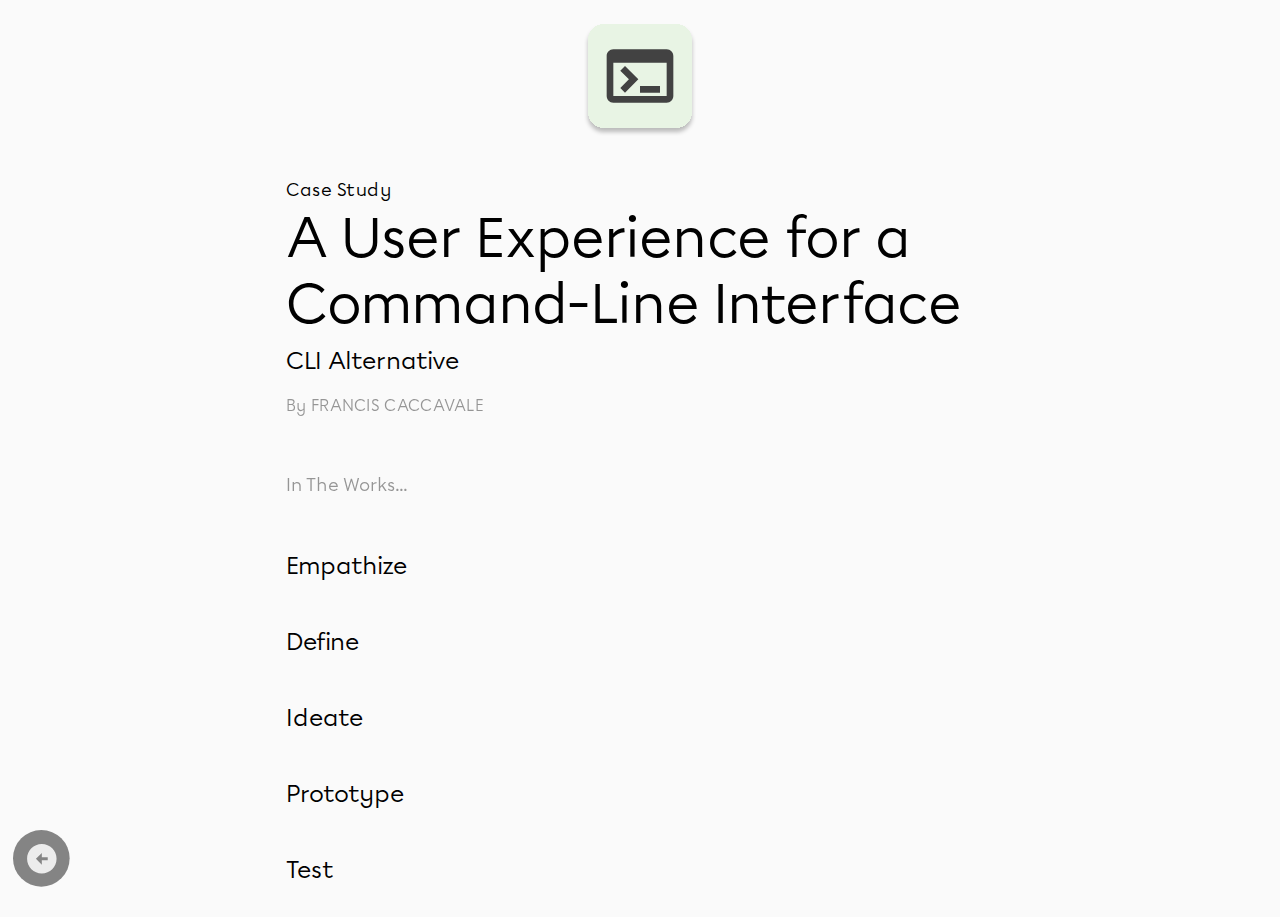
<file: cli-study.html>
<!DOCTYPE html>
<html lang="en">
    <head>
        <meta charset="utf-8">
        <meta name="viewport" content="width=device-width, initial-scale=1.0">

        <link rel="stylesheet" href="CaseStudy.css" media="screen">

        <style>
            <!-- @font-face {
                font-family: "Chromatica";
                src: url("typeface/ChromaticaTrial-Regular.otf");
            }

            body {
                background-color: #FAFAFA;
                font-family: 'Chromatica';
                line-height: 1;
            }

            img {
                max-width: 100%;
            }
        
            ::selection {
                background: #CDEBC2;
            }

            h1, h2, h5 {
                color: #000000;
                text-align: start;
                font-weight: 500;
                width: 56%
            }

            li {
                color: #000000;
                text-align: left;
                font-weight: 400;
                font-size: 18px;
                line-height: 30px;
                margin: 0px 0px 16px;
                letter-spacing: 0.1px;
                width: 52%;
                opacity: 0.4;
            }

            hr {
                width: 56%;
            }

            .project-thumbnails {
                align-items: center;
                display: flex;
                gap: 1%;
                justify-content: center;
                padding: 48px 0px 24px;
            }

            #mobile {
                display: none !important;
            }

            #subtext {
                color: #000000;
                display: inline-block;
                font-size: 18px;
                font-weight: 400;
                letter-spacing: 0.1px;
                line-height: 30px;
                text-align: start;
                width: 56%;
                opacity: 0.4;
            }

            @media screen and (max-width: 800px) {
                #desktop {
                    display: none !important;
                }

                #mobile {
                    display: block !important;
                }

                #subtext {
                    width: 96%;
                }

                h1, h2, h5 {
                    width: 96%;
                }

                li, ol, hr, ul {
                    width: 91%;
                }
            } -->
        </style>
    </head>

    <body>
        <a id="mobile" href="ux-portfolio.html" style="display:block; -webkit-tap-highlight-color: transparent;">
            <br><center><img src="images/cli-thumbnail.svg"/><br>
        </a>

        <a id="desktop" style="display:block; -webkit-tap-highlight-color: transparent;">
            <br><center><img src="images/cli-thumbnail.svg"/><br>
        </a>

        <img id="desktop" src="images/home-redirect.svg" style="display:flex; position:fixed; bottom:1.5%; left:1%;"/>

        <!-- <br><center><img src="images/attempt.svg"/><br> -->

        <div id="header">
            <h5 style="font-size:18px; line-height:30px; letter-spacing:0.5px; padding:0px; margin:0px; margin-top:2em;">Case Study</h5><h1 style="font-size: 56px; letter-spacing:-0.3px; line-height:66px; padding:0px; margin:0px;">A User Experience for a Command-Line Interface</h1><h2 style="font-size: 24px; font-weight:400; margin:12px 0px 23px;">CLI Alternative</h2>
            <p id="subtext" style="font-size:16px; font-weight:500; line-height:20px; letter-spacing:0.3px; margin: 0px; padding:0px;">By FRANCIS CACCAVALE</p>
            <p id="subtext" style="margin-top:3em">In The Works...</p>
        </div>

        <a style="margin-top:3em">
        </a>

        <h2 style="font-weight:400; font-size:24px; line-height:36px; padding: 10px 0 10px;">Empathize</h2>

        <h2 style="font-weight:400; font-size:24px; line-height:36px; padding: 10px 0 10px;">Define</h2>

        <h2 style="font-weight:400; font-size:24px; line-height:36px; padding: 10px 0 10px;">Ideate</h2>

        <h2 style="font-weight:400; font-size:24px; line-height:36px; padding: 10px 0 10px;">Prototype</h2>

        <h2 style="font-weight:400; font-size:24px; line-height:36px; padding: 10px 0 10px;">Test</h2>
    </body>

    <footer id="mobile" style="display:block; -webkit-tap-highlight-color:transparent;">
        <div class="project-thumbnails">
            <a href="portfolio-study.html">
                <img src="images/portfolio-thumbnail.svg"/>
            </a>
            
            <a href="blurate-study.html">
                <img src="images/blurate-thumbnail.svg"/>
            </a>    
    
            <a href="ucf-study.html">
                <img src="images/ucf-thumbnail.svg"/>
            </a>
        </div>
    </footer>
</html>
</file>
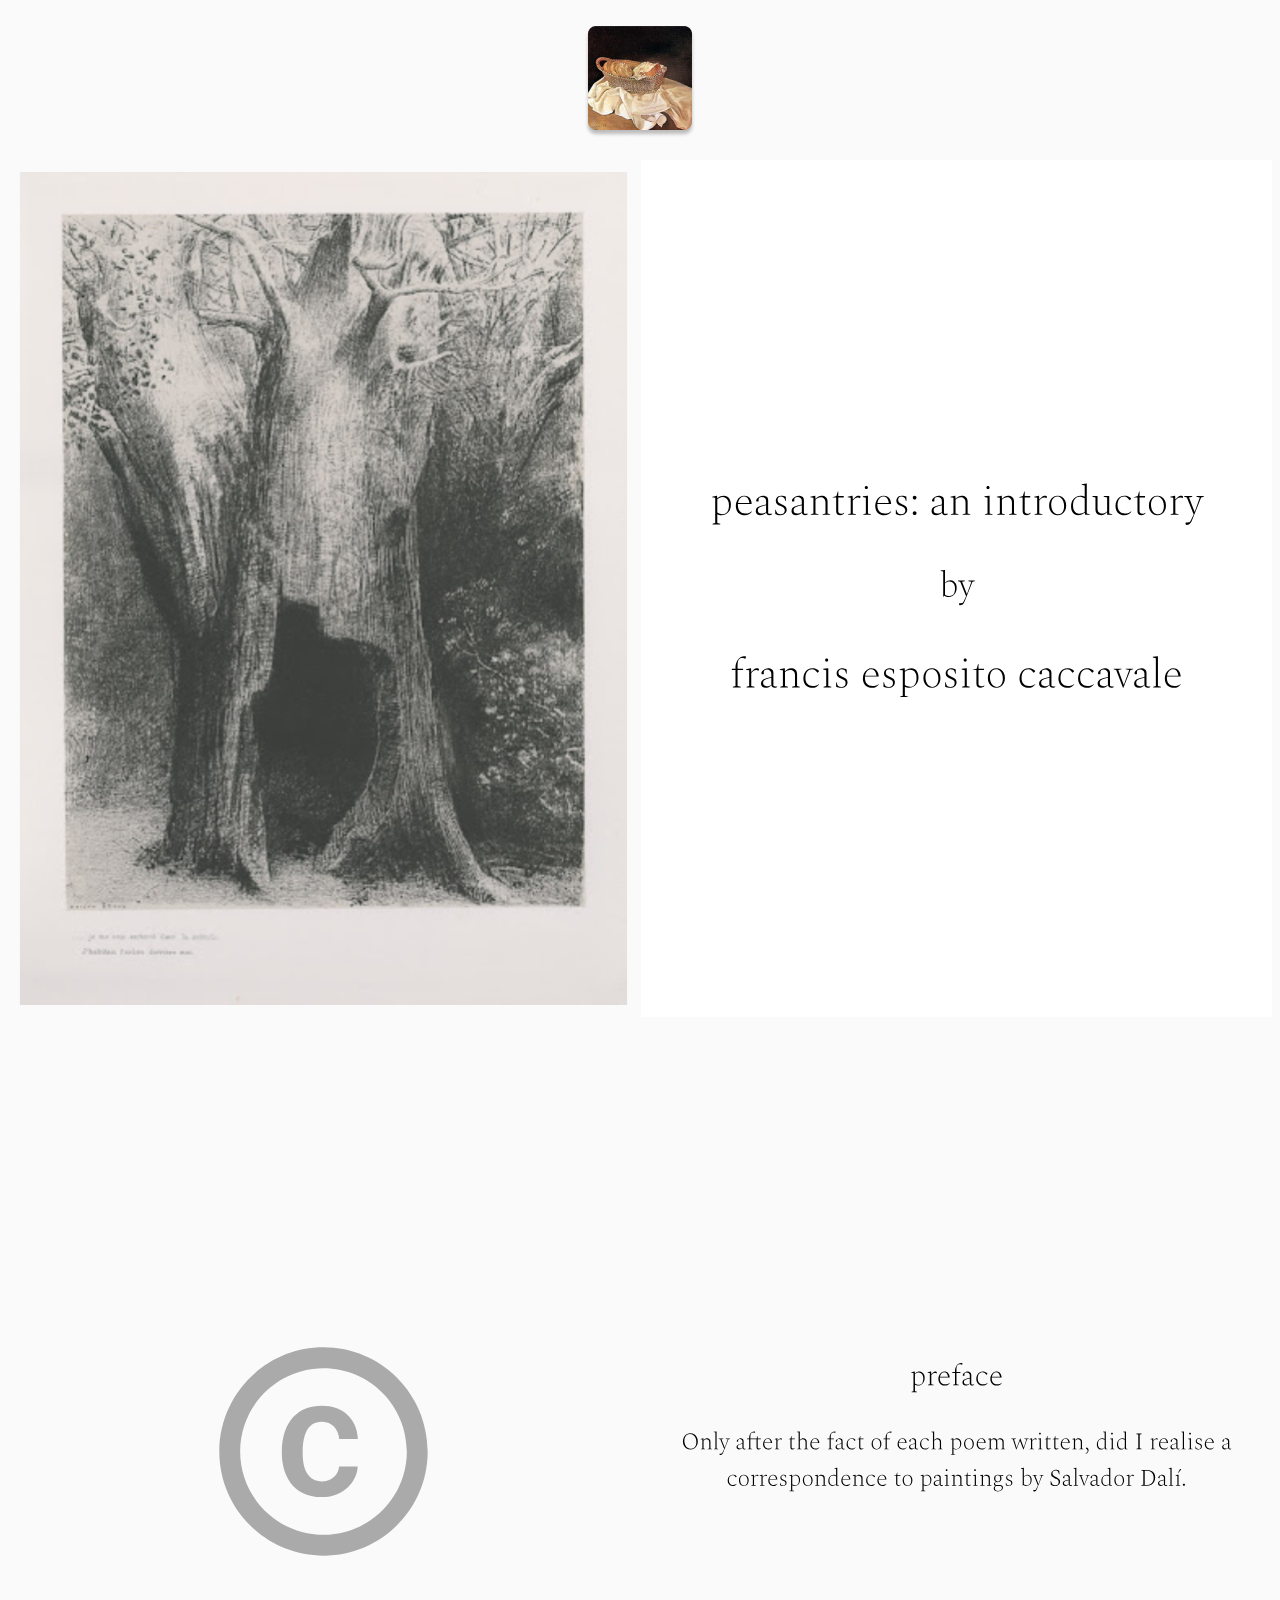
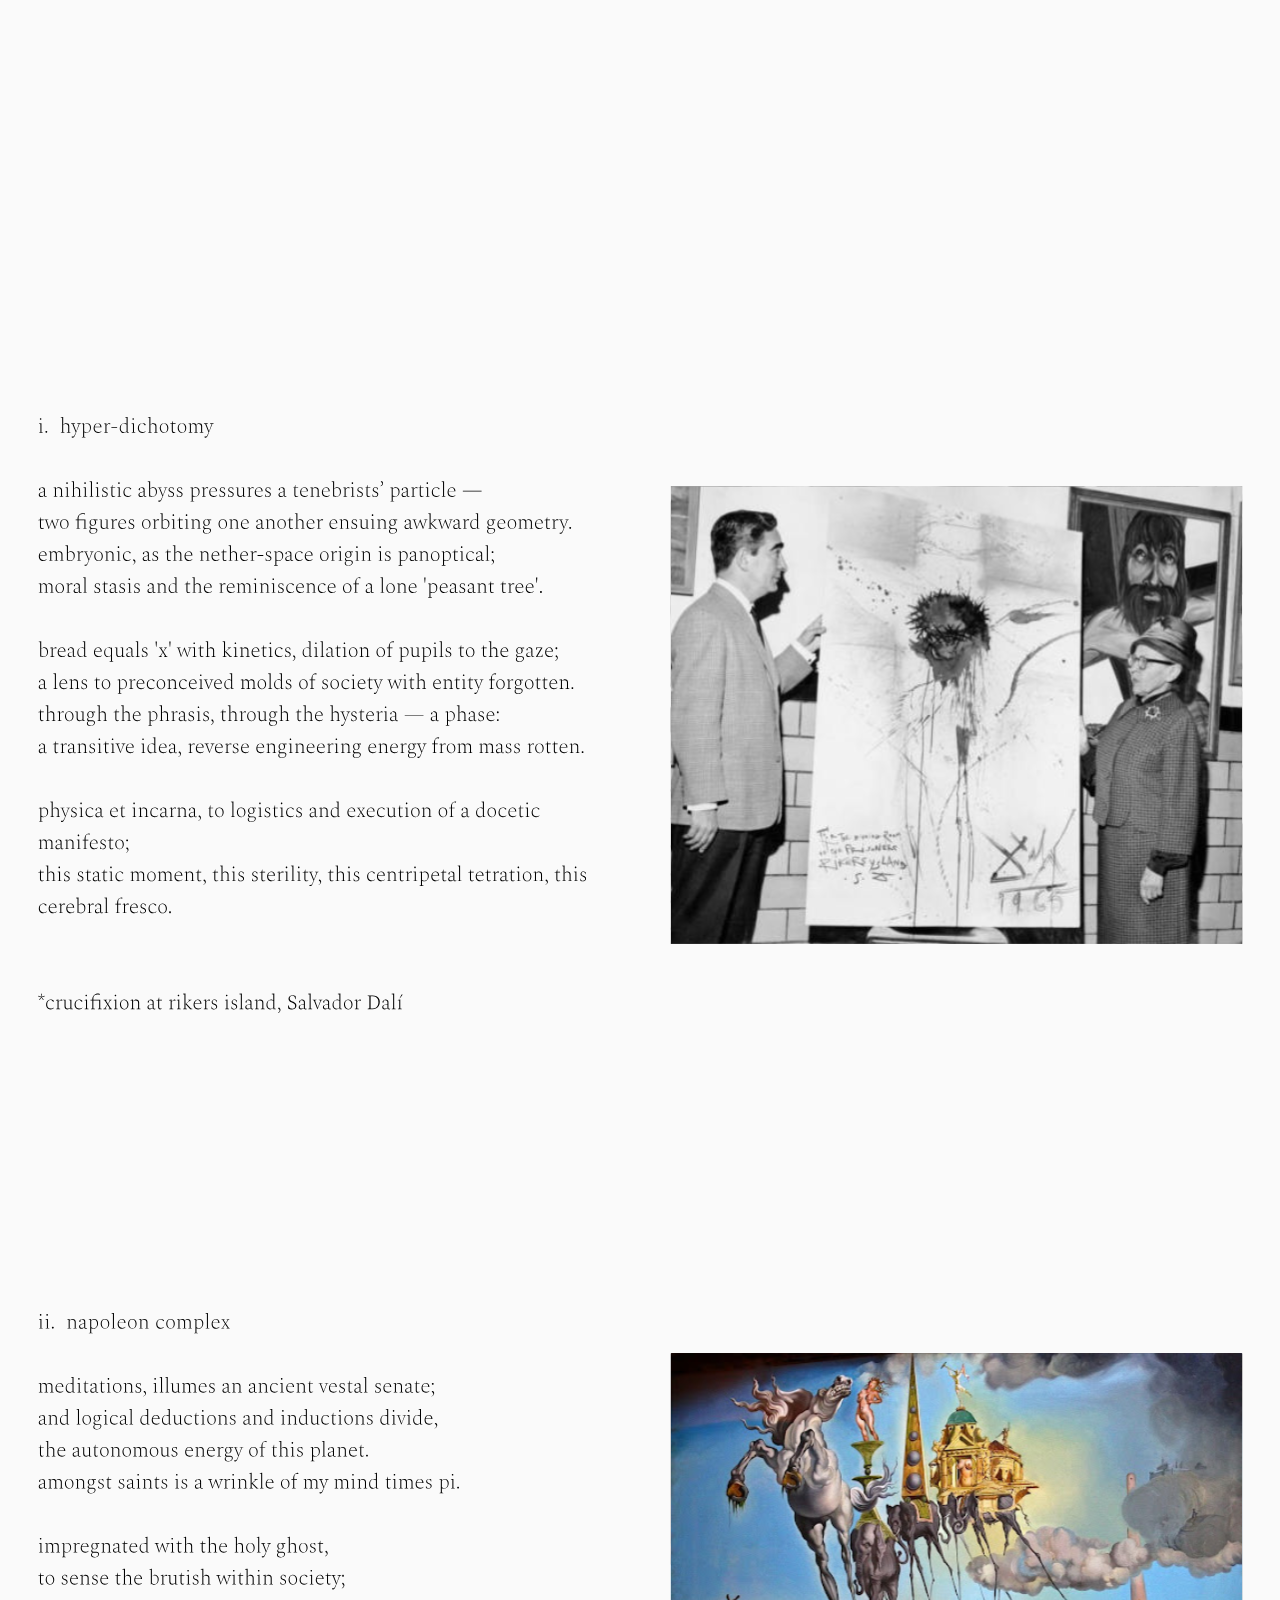
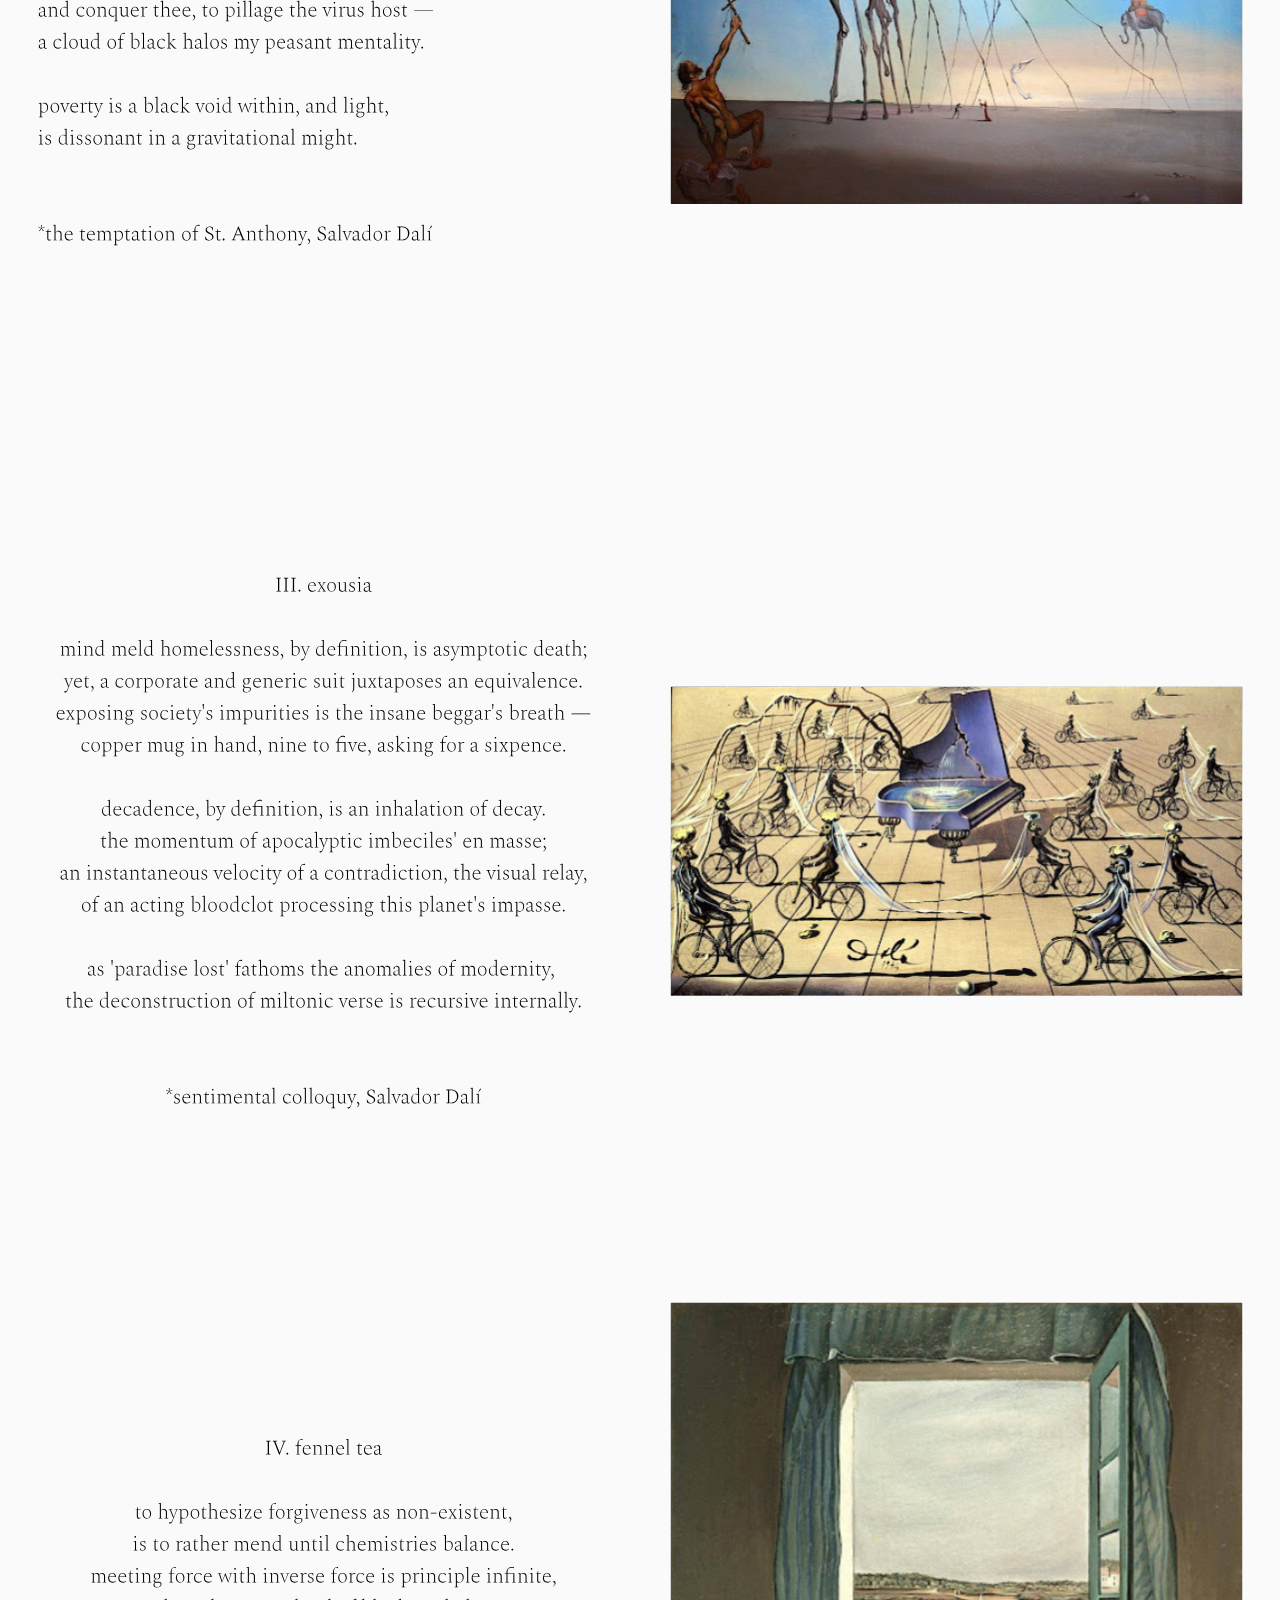
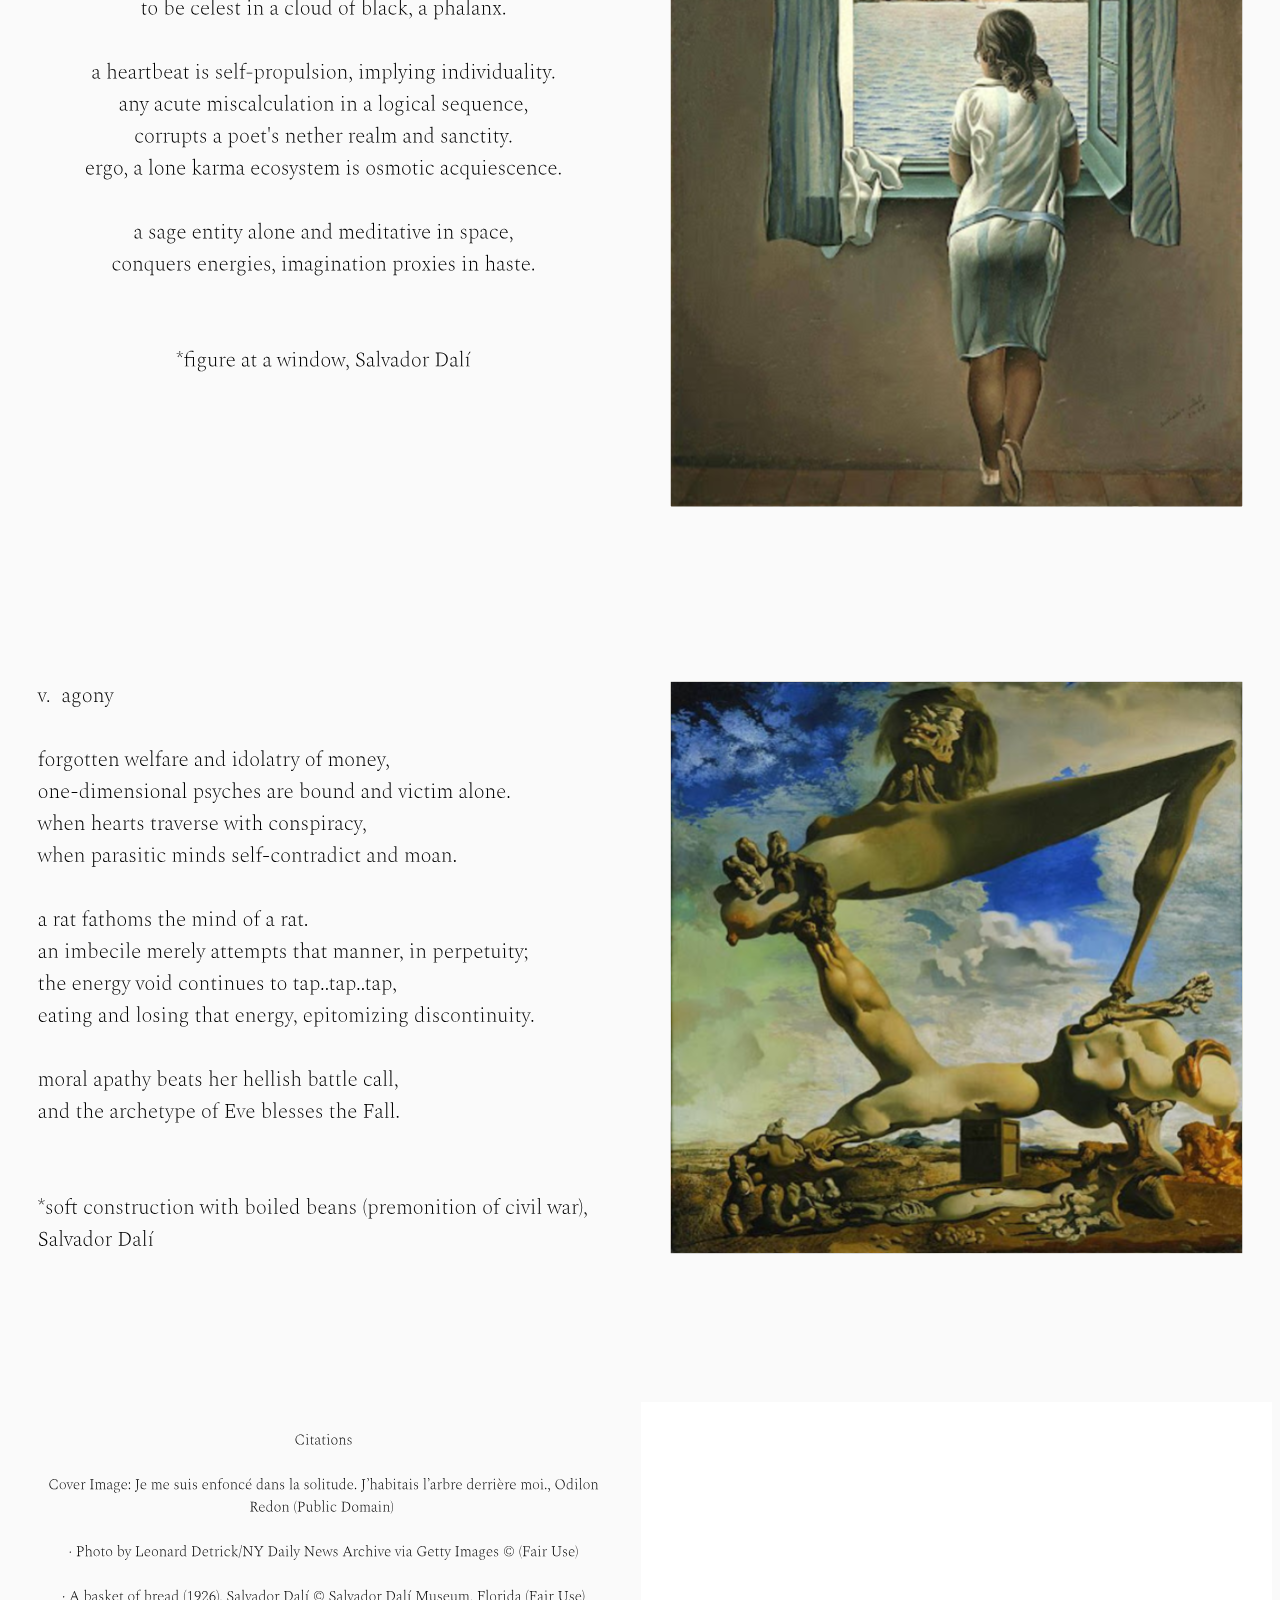
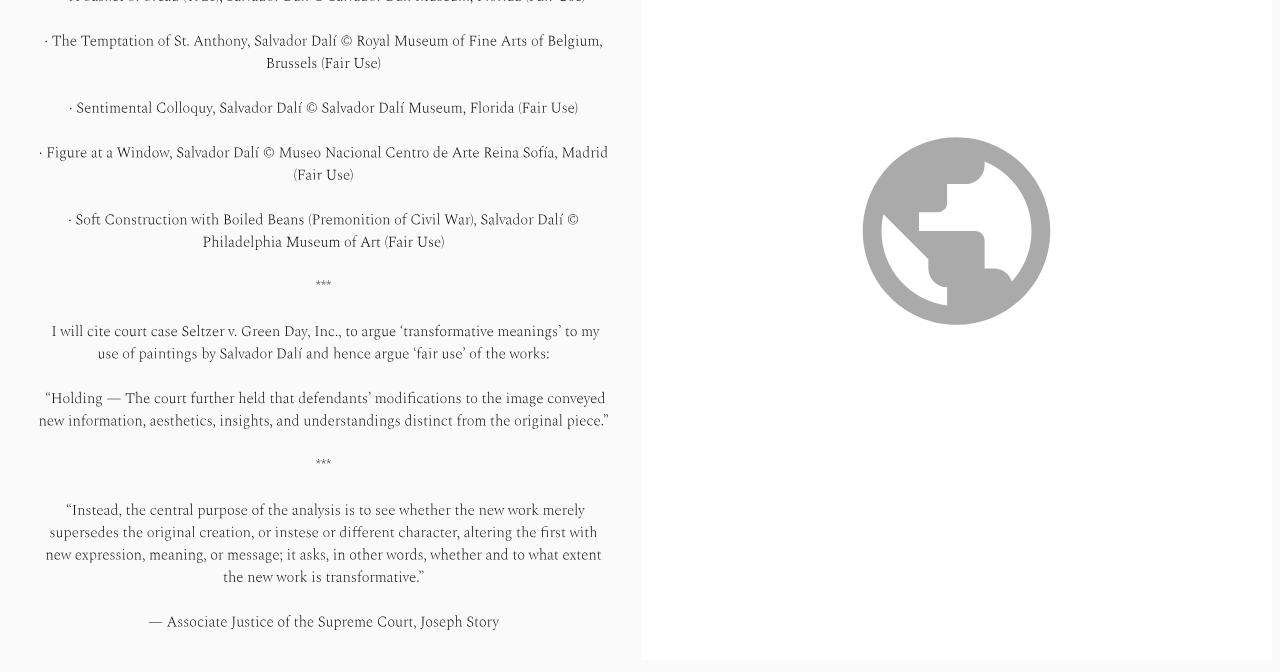
<file: grid.html>
<!DOCTYPE html>
<html lang="en">

    <head>
        <meta charset="utf-8">

        <meta name="viewport" content="width=device-width, initial-scale=1.0">

        <!-- link responsive layout -->
        <link rel="stylesheet" href="responsive.css" media="screen">

        <style>
            body {
                background-color: #fafafa;
            }

            hr {
                width: 56%;
            }

            img {
                max-width: 100%;
            }

            div.two-page-view {
                display: grid;
                grid-template-columns: 1fr 1fr;
                grid-template-rows: auto;
                justify-content: space-evenly;
                column-gap: 2px;
                row-gap: 2px;
                width: 100%;
                margin-left: auto;
                margin-right: auto;
            }

            @media screen and (max-width: 800px) {
                div.two-page-view {
                display: grid;
                grid-template-columns: 1fr;
                grid-template-rows: auto;
                justify-content: space-evenly;
                column-gap: 2px;
                row-gap: 2px;
                width: 100%;
                margin-left: auto;
                margin-right: auto;
            }                
        </style>
    </head>

    <body>
        <a id="bread-thumbnail" style="display:block" href="https://frncscccvl.com">
            <br><center><img src="images/bread-thumbnail.png"/><br>
        </a>

        <br><div class="two-page-view">
            <a>
                <img src="images/cover.svg"/>
            </a>

            <a>
                <img src="images/front.svg"/>
            </a>

            <a>
                <img src="images/copyright.svg"/>
            </a>

            <a>
                <img src="images/preface.svg"/>
            </a>

            <a>
                <img src="images/i.svg"/>
            </a>

            <a>
                <img src="images/ia.svg"/>
            </a>

            <a>
                <img src="images/ii.svg"/>
            </a>

            <a>
                <img src="images/iia.svg"/>
            </a>

            <a>
                <img src="images/iii.svg"/>
            </a>

            <a>
                <img src="images/iiia.svg"/>
            </a>

            <a>
                <img src="images/iv.svg"/>
            </a>

            <a>
                <img src="images/iva.svg"/>
            </a>

            <a>
                <img src="images/v.svg"/>
            </a>
        
            <a>
                <img src="images/va.svg"/>
            </a>

            <a>
                <img src="images/citations.svg"/>
            </a>

            <a>
                <img src="images/finale.svg"/>
            </a>
        </div>
    </body>
</html>
</file>
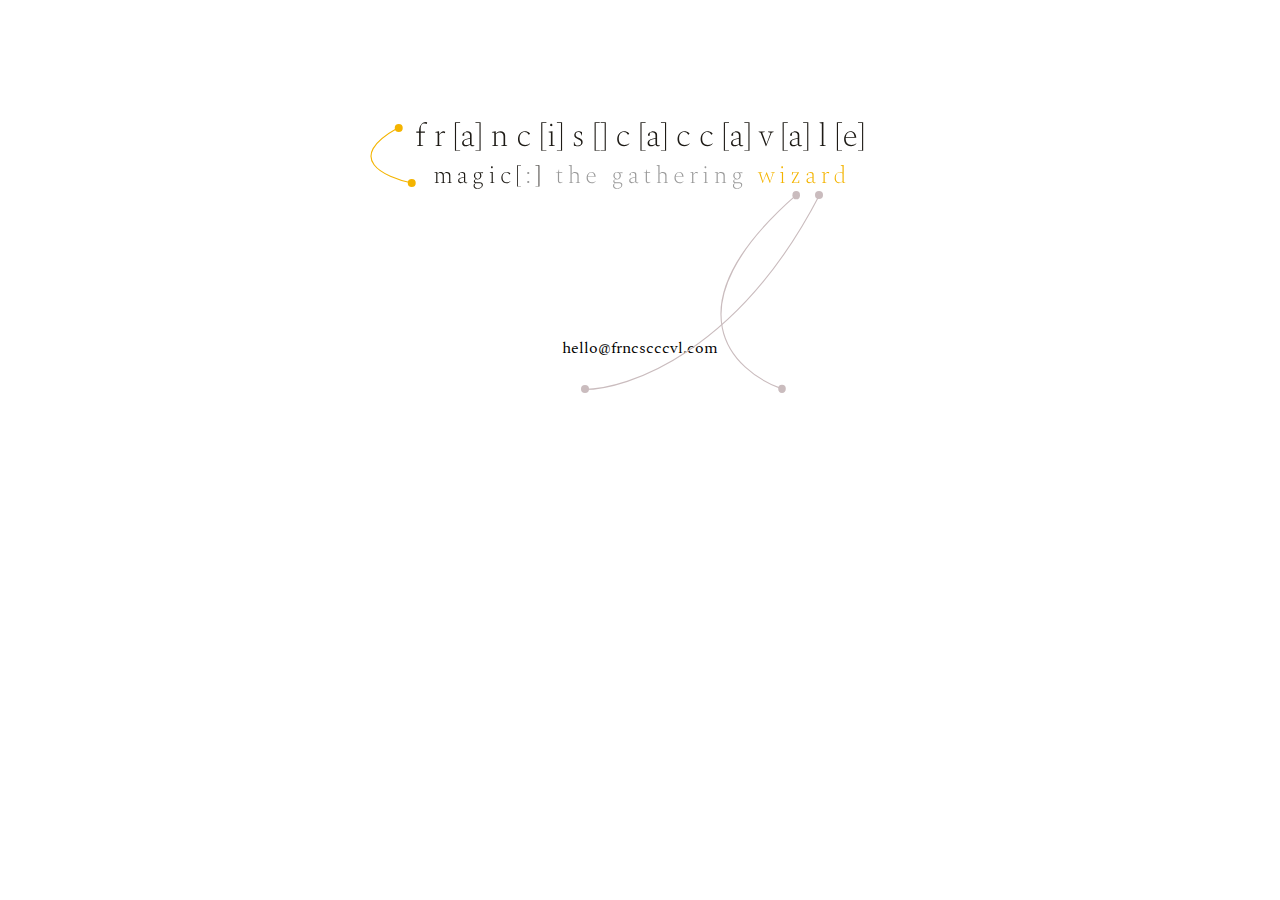
<file: mtg-portfolio.html>
<!DOCTYPE html>
<html lang="en">
    <head>
        <meta charset="utf-8">

        <meta name="viewport" content="width=device-width, initial-scale=1.0">
        
        <!-- link responsive layout -->
        <link rel="stylesheet" href="responsive.css" media="screen">
        <!-- link 'Spectral' font courtesy of Google -->
        <link href='https://fonts.googleapis.com/css?family=Spectral' rel='stylesheet'>    
        
        <style>
            body {
                background-color: #ffffff;
                font-family: 'Spectral';
            }

            img {
                max-width: 100%;
            }
            
             div.project-cards-mobile {
                display: grid;
                grid-template-columns: 156px 156px;
                grid-template-rows: 156px 156px;
                gap: 8px;
                justify-content: space-evenly;
                margin-left: auto;
                margin-right: auto;
                width: 312px;
                margin-top: 6.5em;
            }

            div.mtg-project-card {
                width: 50%;
                height: 50%;
            }

            .footer-icons {
                align-items: center;
                display: flex;
                gap: 32px;
                justify-content: center;
            }
        </style>
    </head>

    <body>
        <!-- mobile element -->
        <a id="mobile" style="display:block; position:relative; top:6.5em;">
            <center><img src="images/mtg-wiz.svg"/>
        </a>

        <!-- project cards (mobile) -->
        <div id="mobile" class="project-cards-mobile">
            <a class="mtg-project-card">
                <img src="images/automata-card.svg"/>
            </a>

            <a class="mtg-project-card">
                <img src="images/enchantress++-card.svg"/>
            </a>

            <a class="mtg-project-card">
                <img src="images/enchantress---card.svg"/>
            </a>

            <a class="mtg-project-card">
                <img src="images/weirdo-card.svg"/>
            </a>
        </div>
    </body>

    <!-- mobile element (footer) -->
    <footer id="mobile">
        <br><p><center><a href="mailto:hello@frncscccvl.com" style="color:black; text-decoration:none;">hello@frncscccvl.com</a></p>

        <!-- <p><center>&copy; 2022 FRANCIS CACCAVALE</p> -->
    </footer>
</html>
</file>
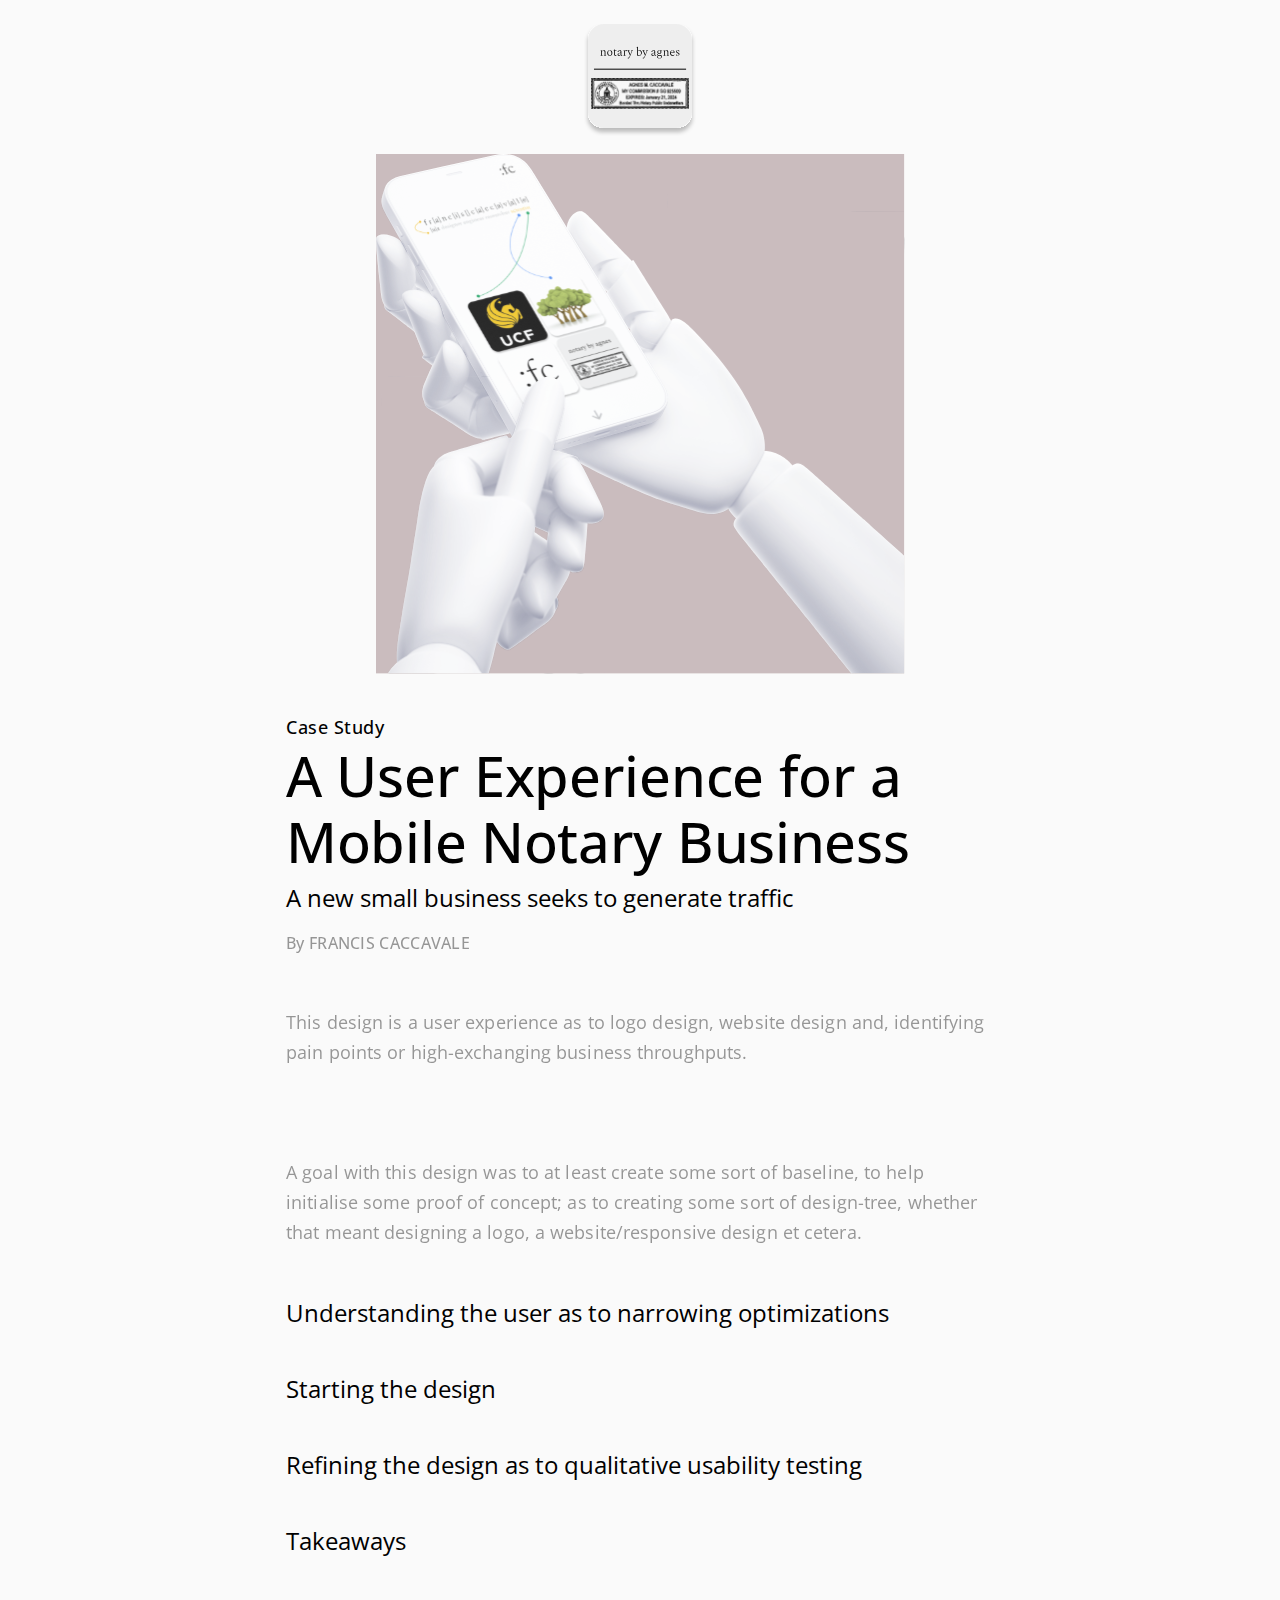
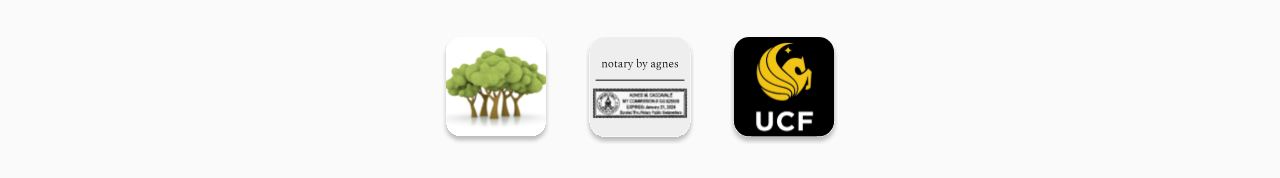
<file: notarybyagnes-study.html>
<!DOCTYPE html>
<html lang="en">
    <head>
        <meta charset="utf-8">
        <meta name="viewport" content="width=device-width, initial-scale=1.0">

        <link href='https://fonts.googleapis.com/css2?family=Open+Sans' rel='stylesheet'>

        <style>
            body {
                background-color: #FAFAFA;
                font-family: 'Open Sans';
                line-height: 1;
            }

            img {
                max-width: 96%;
            }

            h1, h2, h5 {
                color: #000000;
                text-align: start;
                font-weight: 500;
                width: 56%
            }

            li {
                color: #000000;
                text-align: left;
                font-weight: 400;
                font-size: 18px;
                line-height: 30px;
                margin: 0px 0px 16px;
                letter-spacing: 0.1px;
                width: 52%;
                opacity: 0.4;
            }

            hr, ol {
                width: 56%;
            }

            .project-thumbnails {
                align-items: center;
                display: flex;
                gap: 32px;
                justify-content: center;
                padding: 48px 0px 24px;
            }

            #subtext {
                color: #000000;
                display: inline-block;
                font-size: 18px;
                font-weight: 400;
                letter-spacing: 0.1px;
                line-height: 30px;
                text-align: start;
                width: 56%;
                opacity: 0.4;
            }
        </style>
    </head>

    <body>
        <a id="icon+hero-images">
            <br><center><img src="images/notarybyagnes-thumbnail.svg"/><br>
            <br><center><img src="images/attempt.svg"/><br>
        </a>

        <div id="header">
            <h5 style="font-size:18px; line-height:30px; letter-spacing:0.5px; padding:0px; margin:0px; margin-top:2em;">Case Study</h5><h1 style="font-size: 56px; letter-spacing:-0.3px; line-height:66px; padding:0px; margin:0px;">A User Experience for a Mobile Notary Business</h1><h2 style="font-size: 24px; font-weight:400; margin:12px 0px 23px;">A new small business seeks to generate traffic</h2>
            <p id="subtext" style="font-size:16px; font-weight:500; line-height:20px; letter-spacing:0.3px; margin: 0px; padding:0px;">By FRANCIS CACCAVALE</p>
            <p id="subtext" style="margin-top:3em">This design is a user experience as to logo design, website design and, identifying pain points or high-exchanging business throughputs.</p>
        </div>

        <a id="subtext" style="margin-top:3em">
            <p>A goal with this design was to at least create some sort of baseline, to help initialise some proof of concept;  as to creating some sort of design-tree, whether that meant designing a logo, a website/responsive design et cetera.</p>
        </a>

        <h2 style="font-weight:400; font-size:24px; line-height:36px; padding: 10px 0 10px;">Understanding the user as to narrowing optimizations</h2>

        <h2 style="font-weight:400; font-size:24px; line-height:36px; padding: 10px 0 10px;">Starting the design</h2>

        <h2 style="font-weight:400; font-size:24px; line-height:36px; padding: 10px 0 10px;">Refining the design as to qualitative usability testing</h2>

        <h2 style="font-weight:400; font-size:24px; line-height:36px; padding: 10px 0 10px;">Takeaways</h2>
    </body>

    <footer>
        <div class="project-thumbnails">
            <a>
                <img src="images/blurate-thumbnail.svg"/>
            </a>
            
            <a>
                <img src="images/notarybyagnes-thumbnail.svg"/>
            </a>    
    
            <a>
                <img src="images/ucf-thumbnail.svg"/>
            </a>
        </div>
    </footer>
</html>
</file>
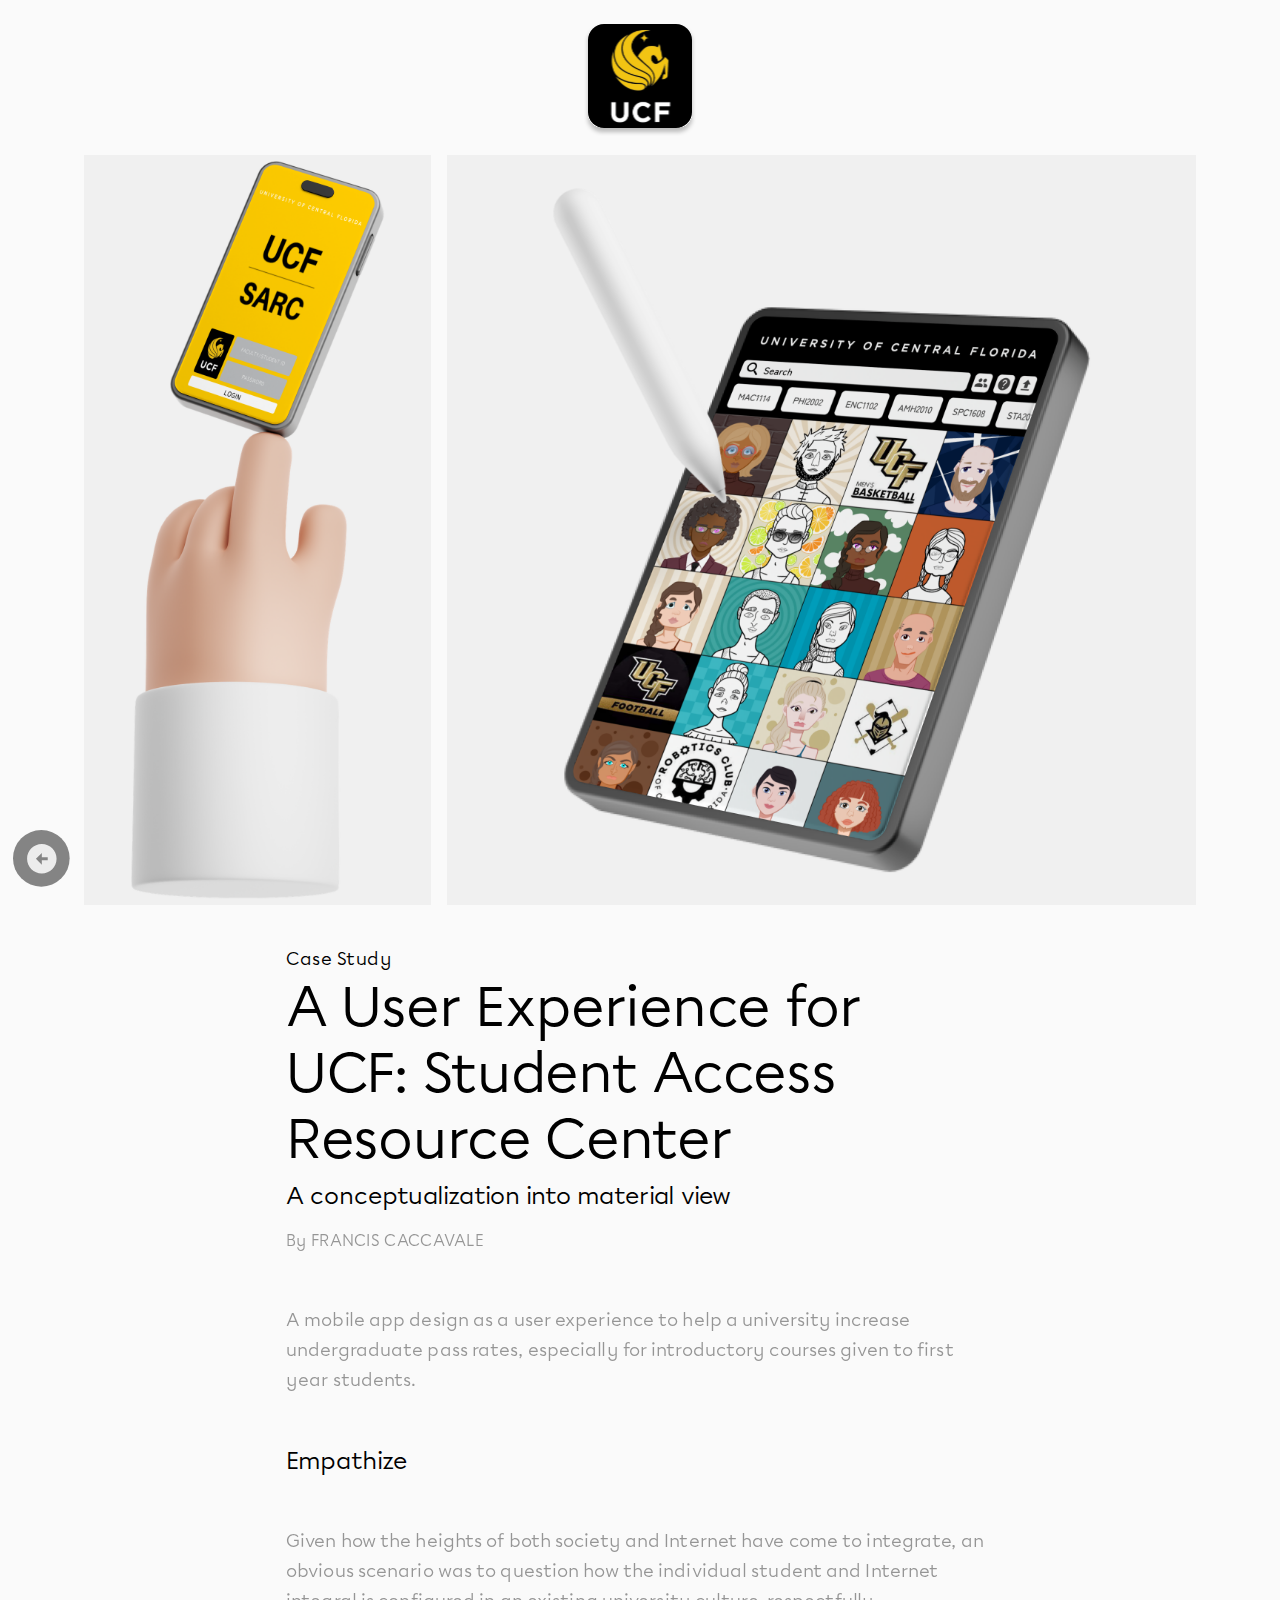
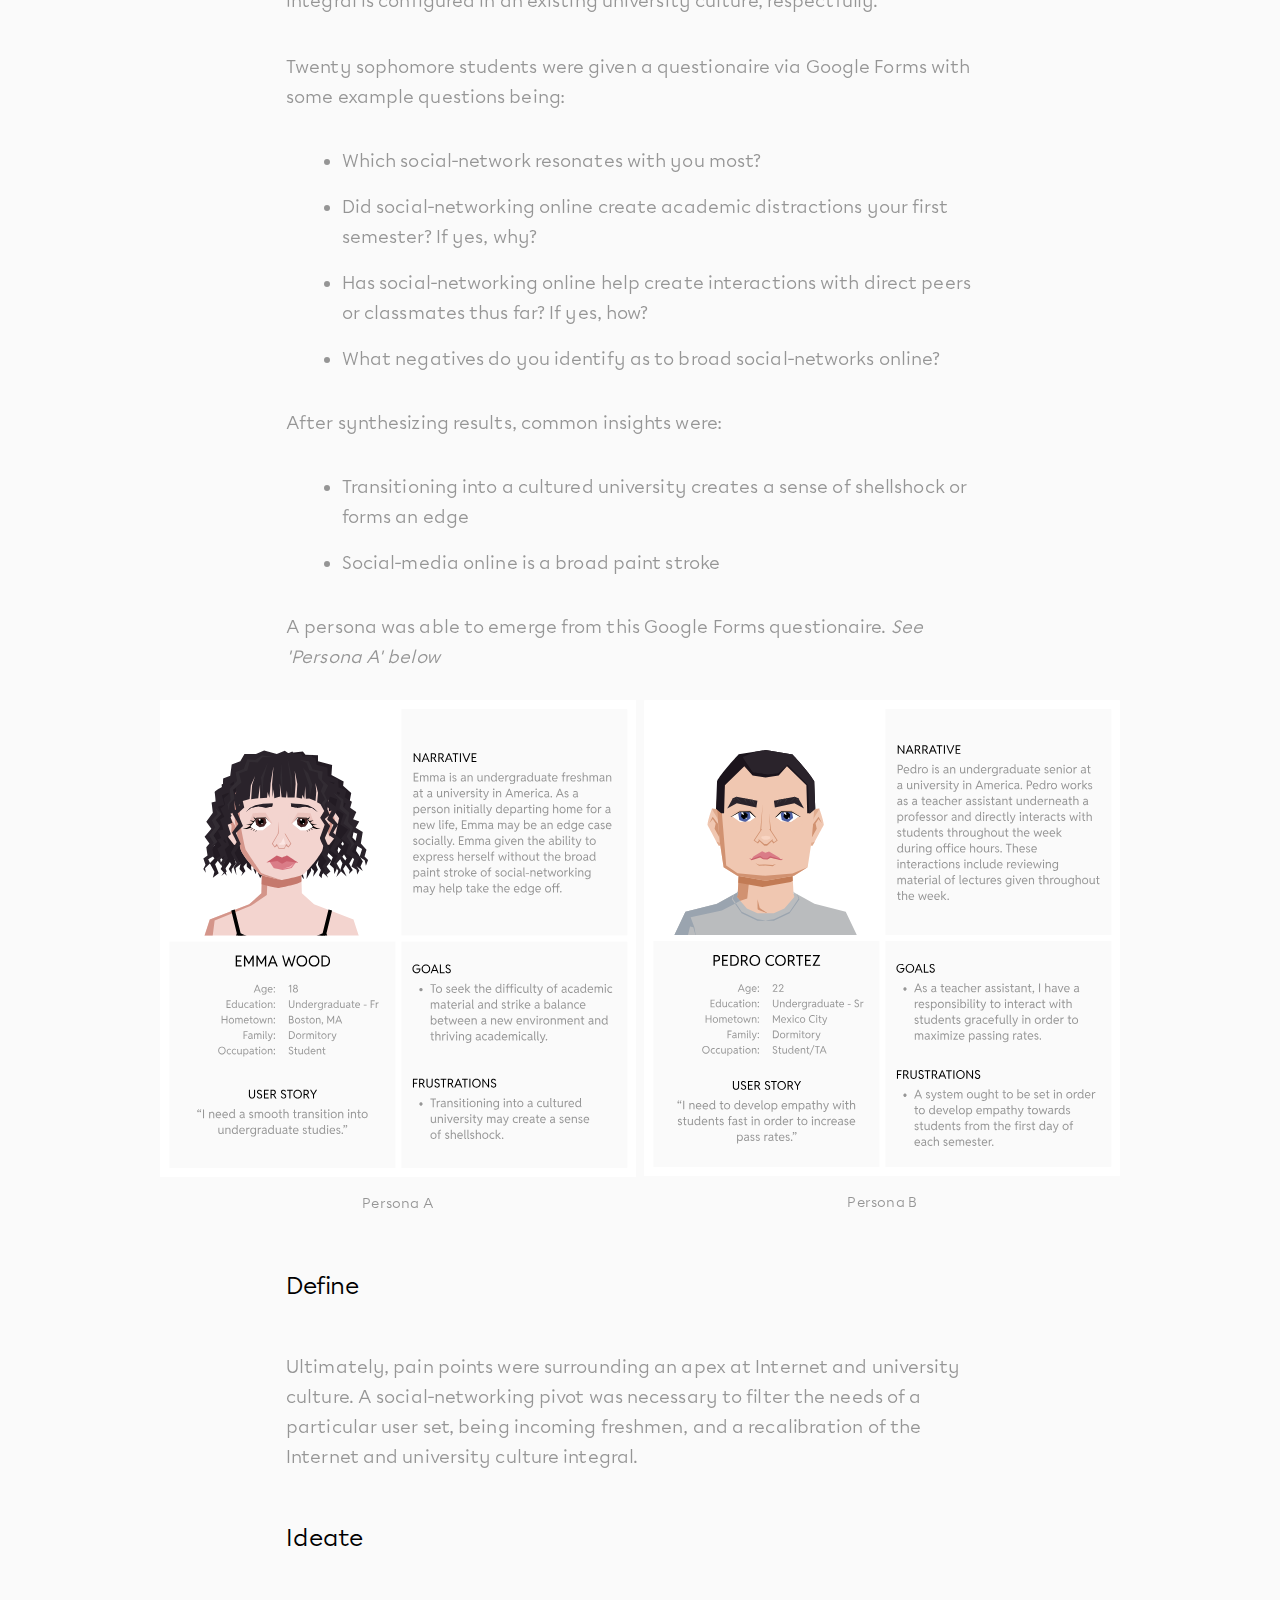
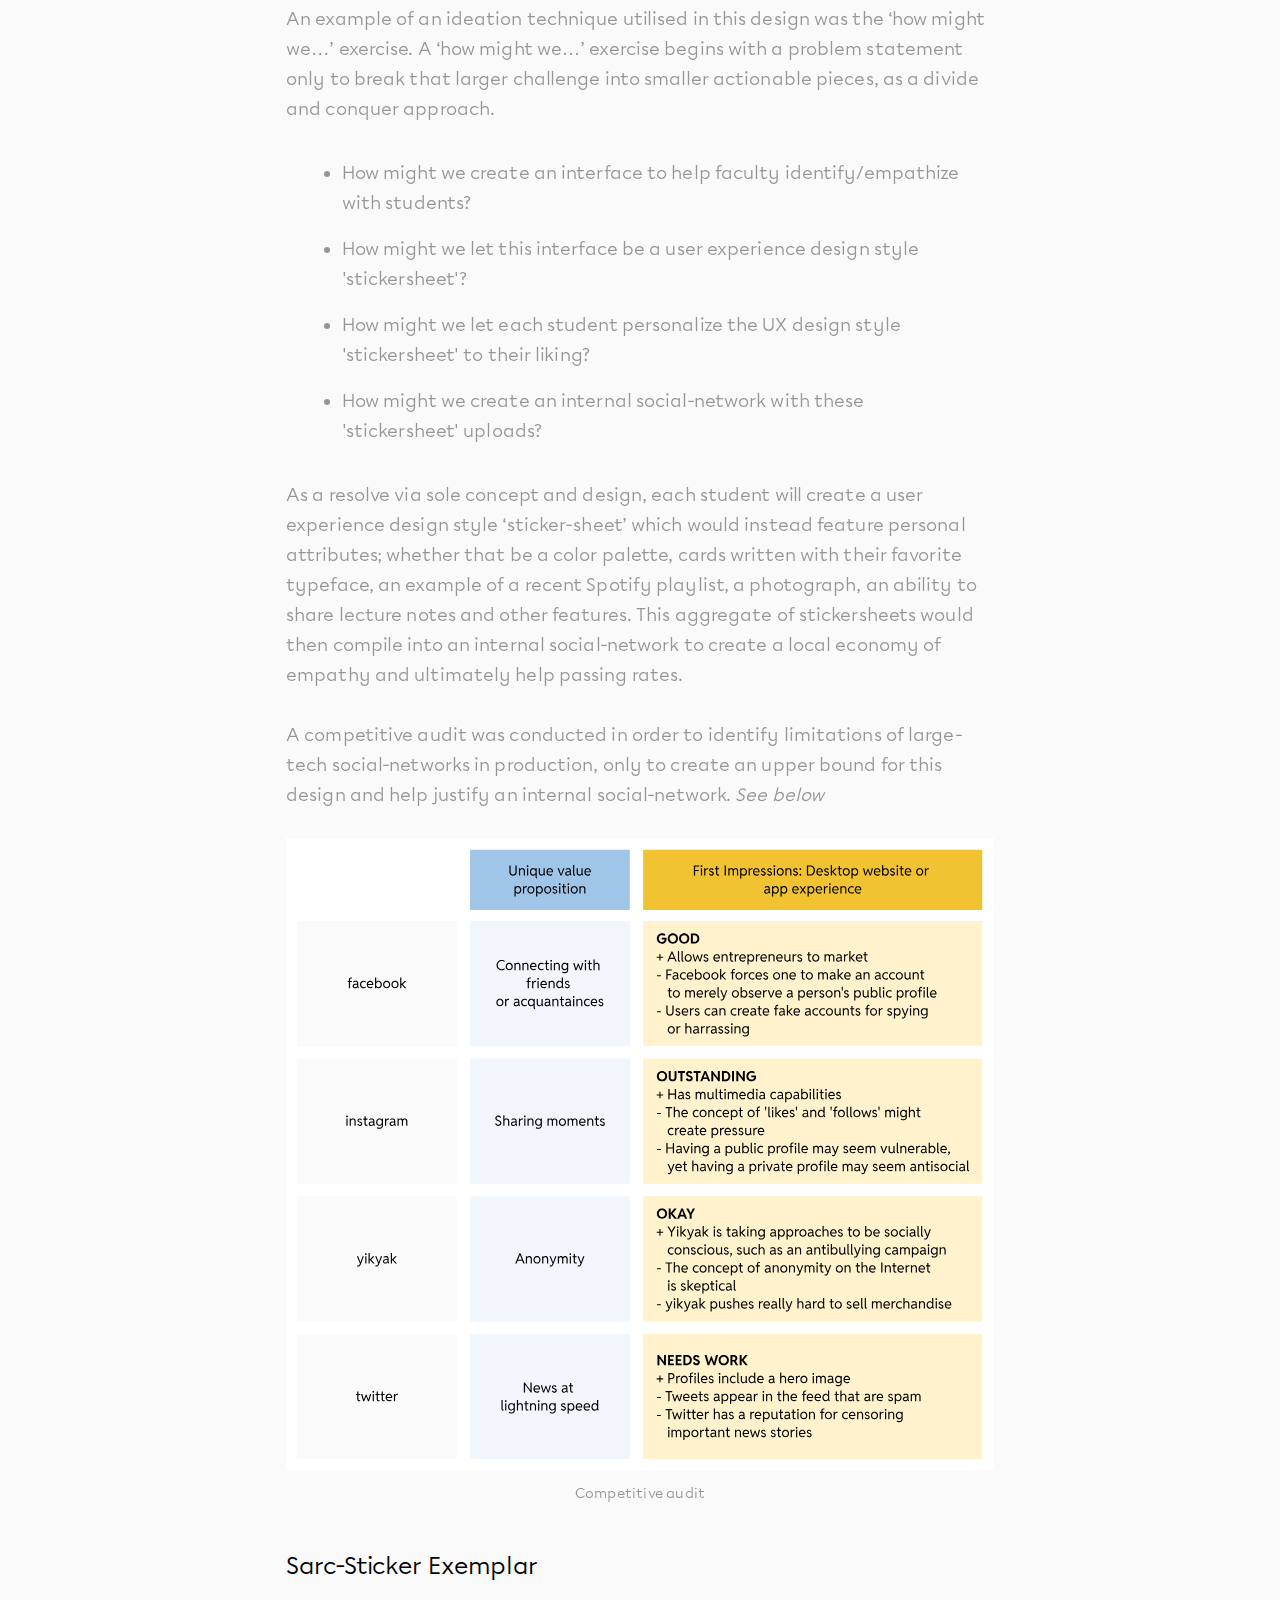
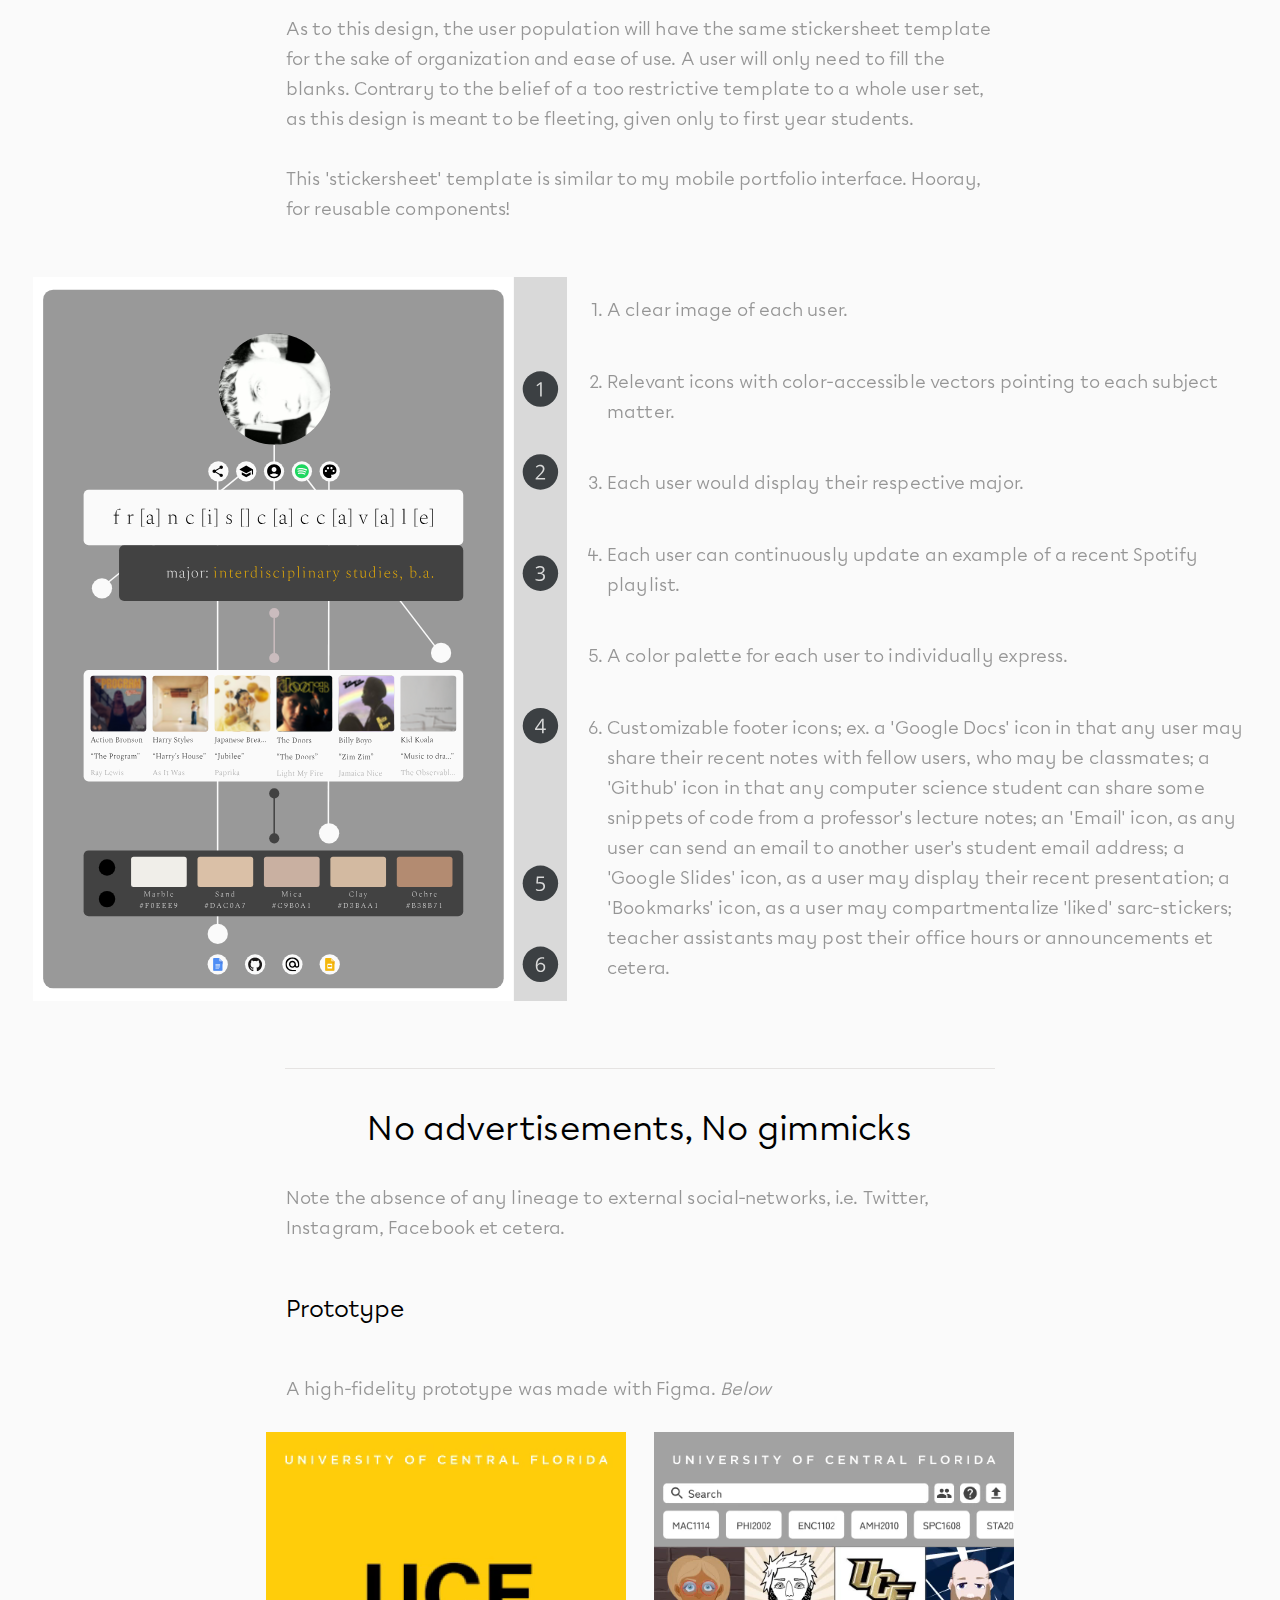
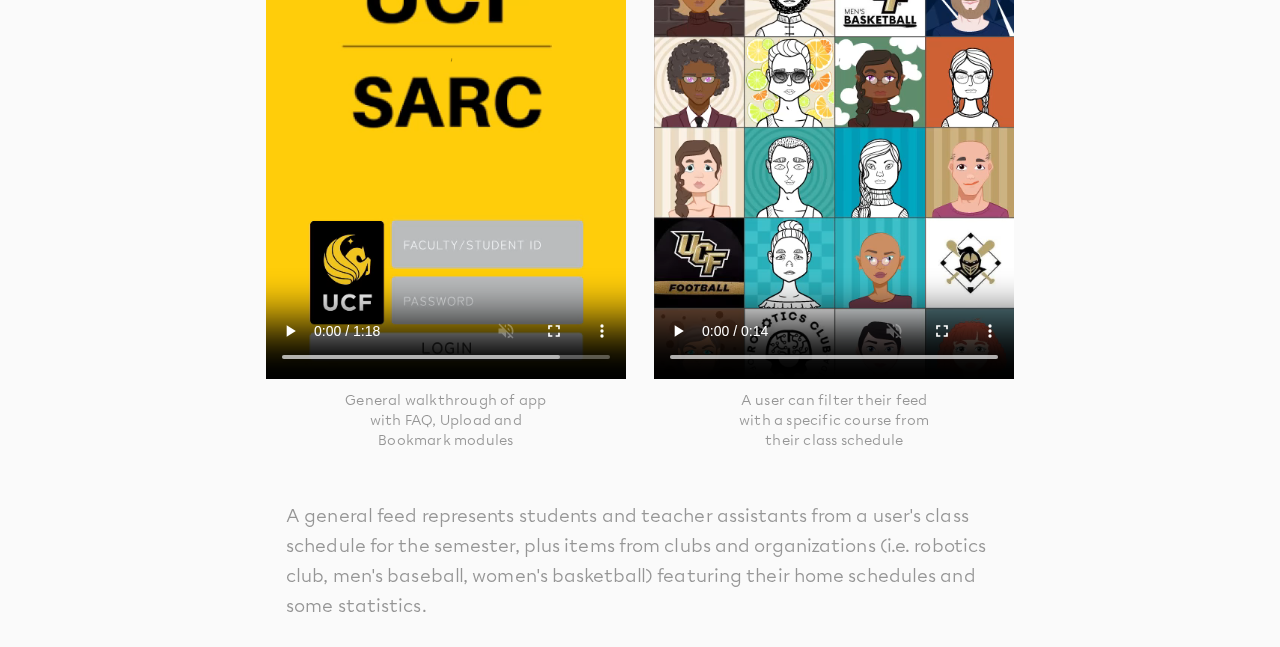
<file: ucf-study.html>
<!DOCTYPE html>
<html lang="en">
    <head>
        <meta charset="utf-8">
        <meta name="viewport" content="width=device-width, initial-scale=1.0">

        <style>
            @font-face {
                font-family: "Chromatica";
                src: url("typeface/ChromaticaTrial-Regular.otf");
            }

            body {
                background-color: #FAFAFA;
                font-family: 'Chromatica';
                line-height: 1;
            }

            img {
                max-width: 100%;
            }

            ::selection {
                background: #CDEBC2;
            }

            h1, h2, h5 {
                color: #000000;
                text-align: start;
                font-weight: 500;
                width: 56%
            }

            li {
                color: #000000;
                text-align: left;
                font-weight: 400;
                font-size: 18px;
                line-height: 30px;
                margin: 0px 0px 16px;
                letter-spacing: 0.1px;
                width: 52%;
                opacity: 0.4;
            }

            hr {
                width: 56%;
            }

            .project-thumbnails {
                align-items: center;
                display: flex;
                gap: 1%;
                justify-content: center;
                padding: 48px 0px 24px;
                width: 91%;
            }

            #sarc-ca {
                width: 56%;
            }

            #sarc-sticker-div {
                padding:1.5em 0 3em;
                width: 96%;
            }
    
            #sarc-sticker-exemplar {
                width: 44%;
            }

            #sarc-sticker-ol {
                width: 100%;
            }

            #subtext {
                color: #000000;
                display: inline-block;
                font-size: 18px;
                font-weight: 400;
                letter-spacing: 0.1px;
                line-height: 30px;
                text-align: start;
                width: 56%;
                opacity: 0.4;
            }

            #mobile {
                display: none !important;
            }

            @media screen and (max-width: 800px) {
                #desktop {
                    display: none !important;
                }

                #mobile {
                    display: block !important;
                }
    
                #subtext {
                    width: 96%;
                }

                #sarc-ca {
                    width: 100%;
                }

                #sarc-sticker-div {
                    flex-direction: column;
                    gap: 1.5em;
                    width: 98%;
                    padding:10px 0 10px;
                }

                #sarc-sticker-exemplar {
                    width: 100%;
                }

                #sarc-sticker-ol {
                    width: 92%;
                }

                .project-thumbnails {
                    align-items: center;
                    display: flex;
                    gap: 1%;
                    justify-content: center;
                    padding: 48px 0px 24px;
                    width: 96%;
                }

                h1, h2, h5 {
                    width: 96%;
                }

                li, ol, hr, ul {
                    width: 91%;
                }
            }
        </style>
    </head>

    <body>
        <a id="mobile" href="ux-portfolio.html" style="-webkit-tap-highlight-color: transparent">
            <br><center><img src="images/ucf-thumbnail.svg"/><br>
        </a>

        <a id="desktop" style="-webkit-tap-highlight-color: transparent">
            <br><center><img src="images/ucf-thumbnail.svg"/><br>
        </a>

        <img id="desktop" src="images/home-redirect.svg" style="display:flex; position:fixed; bottom:1.5%; left:1%;"/>

        <br><div id="desktop" style="display:flex; width:88%; align-items:center; justify-content:center; gap:16px;">
            <div><img src="images/ucf-mockup-i.png" style="width:100%;"/></div>
            <div><img src="images/ucf-mockup-ii.png" style="width:100%;"/></div>
        </div>

        <a id="mobile" style="display:block">
            <img src="images/ucf-mockup-mobile.png" style="width:96%; height:auto;"/><br>
        </a>

        <div id="header">
            <h5 style="font-size:18px; line-height:30px; letter-spacing:0.5px; padding:0px; margin:0; margin-top:2em;">Case Study</h5><h1 style="font-size: 56px; letter-spacing:-0.3px; line-height:66px; padding:0px; margin:0px;">A User Experience for UCF: Student Access Resource Center</h1><h2 style="font-size: 24px; font-weight:400; margin:12px 0px 23px;">A conceptualization into material view</h2>
            <p id="subtext" style="font-size:16px; font-weight:500; line-height:20px; letter-spacing:0.3px; margin: 0px; padding:0px;">By FRANCIS CACCAVALE</p>
            <p id="subtext" style="margin-top:3em">A mobile app design as a user experience to help a university increase undergraduate pass rates, especially for introductory courses given to first year students.</p>
        </div>

        <h2 style="font-weight:400; font-size:24px; line-height:36px; padding: 10px 0 10px;">Empathize</h2>

        <p id="subtext">Given how the heights of both society and Internet have come to integrate, an obvious scenario was to question how the individual student and Internet integral is configured in an existing university culture, respectfully.</p>

        <p id="subtext">Twenty sophomore students were given a questionaire via Google Forms with some example questions being:</p>
        <ul>
            <li>Which social-network resonates with you most?</li>
            <li>Did social-networking online create academic distractions your first semester? If yes, why?</li>
            <li>Has social-networking online help create interactions with direct peers or classmates thus far? If yes, how?</li>
            <li>What negatives do you identify as to broad social-networks online?</li>
        </ul>

        <p id="subtext">After synthesizing results, common insights were:</p>
        <ul>
            <li>Transitioning into a cultured university creates a sense of shellshock or forms an edge</li>
            <li>Social-media online is a broad paint stroke</li>
        </ul>

        <p id="subtext">A persona was able to emerge from this Google Forms questionaire. <em>See 'Persona A' below</em></p>

        <div id="desktop" style="display:flex; width:76%; padding:10px 0px 10px; gap:8px;">
            <a>
                <img id="persona-a" src="images/ux-persona-sarc-b.svg" style="width:100%"/>
                <p id="subtext" style="text-align:center; width:56%; font-size:14px; line-height:20px; letter-spacing:0.2px; font-weight:400;">Persona A</p>
            </a>

            <a>
                <img id="persona-b" src="images/ux-persona-sarc-a.svg" style="width:100%"/>
                <p id="subtext" style="text-align:center; width:56%; font-size:14px; line-height:20px; letter-spacing:0.2px; font-weight:400;">Persona B</p>
            </a>
        </div>

        <a id="mobile" style="padding:10px 0px 10px">
            <img id="persona-a" src="images/ux-persona-sarc-b.svg" style="width:100%"/>
            <p id="subtext" style="text-align:center; width:56%; font-size:14px; line-height:20px; letter-spacing:0.2px; font-weight:400;">Persona A</p>
        </a>

        
        <!-- Define Stage -->
        <h2 style="font-weight:400; font-size:24px; line-height:36px; padding: 10px 0 10px;">Define</h2>

        <p id="subtext">Ultimately, pain points were surrounding an apex at Internet and university culture. A social-networking pivot was necessary to filter the needs of a particular user set, being incoming freshmen, and a recalibration of the Internet and university culture integral.</p>

        <!-- Ideate Stage -->
        <h2 style="font-weight:400; font-size:24px; line-height:36px; padding: 10px 0 10px;">Ideate</h2>

        <p id="subtext">An example of an ideation technique utilised in this design was the ‘how might we…’ exercise. A ‘how might we…’ exercise begins with a problem statement only to break that larger challenge into smaller actionable pieces, as a divide and conquer approach.</p>
        <ul>
            <li>How might we create an interface to help faculty identify/empathize with students?</li>
            <li>How might we let this interface be a user experience design style 'stickersheet'?</li>
            <li>How might we let each student personalize the UX design style 'stickersheet' to their liking?</li>
            <li>How might we create an internal social-network with these 'stickersheet' uploads?</li>
        </ul>

        <p id="subtext">As a resolve via sole concept and design, each student will create a user experience design style ‘sticker-sheet’ which would instead feature personal attributes; whether that be a color palette, cards written with their favorite typeface, an example of a recent Spotify playlist, a photograph, an ability to share lecture notes and other features. This aggregate of stickersheets would then compile into an internal social-network to create a local economy of empathy and ultimately help passing rates.<br><br>A competitive audit was conducted in order to identify limitations of large-tech social-networks in production, only to create an upper bound for this design and help justify an internal social-network. <em>See below</em></p>
        <center><img id="sarc-ca" src="images/sarc-competitive-audit.svg" style="display:block; padding:10px 0px 0px;"/>
        <p id="subtext" style="text-align:center; width:56%; font-size:14px; line-height:20px; letter-spacing:0.2px; font-weight:400;">Competitive audit</p>

        <h2 style="font-weight:400; font-size:24px; line-height:36px; padding: 10px 0 10px;">Sarc-Sticker Exemplar</h2>
        <p id="subtext" style="display:block">As to this design, the user population will have the same stickersheet template for the sake of organization and ease of use. A user will only need to fill the blanks. Contrary to the belief of a too restrictive template to a whole user set, as this design is meant to be fleeting, given only to first year students.<br><br>This 'stickersheet' template is similar to my mobile portfolio interface. Hooray, for reusable components!</p>

        <div id="sarc-sticker-div" style="display:flex; width:96%; align-items:center; justify-content:center">
            <img id="sarc-sticker-exemplar" src="images/sarc-sticker-exemplar.svg"/>
            <ol id="sarc-sticker-ol">
                <li style="width:100%; margin:2% 0 2%;">A clear image of each user.</li><br>
                <li style="width:100%; margin:2% 0 2%;">Relevant icons with color-accessible vectors pointing to each subject matter.</li><br>
                <li style="width:100%; margin:2% 0 2%;">Each user would display their respective major.</li><br>
                <li style="width:100%; margin:2% 0 2%;">Each user can continuously update an example of a recent Spotify playlist.</li><br>
                <li style="width:100%; margin:2% 0 2%;">A color palette for each user to individually express.</li><br>
                <li style="width:100%; margin:2% 0 2%;">Customizable footer icons; ex. a 'Google Docs' icon in that any user may share their recent notes with fellow users, who may be classmates; a 'Github' icon in that any computer science student can share some snippets of code from a professor's lecture notes; an 'Email' icon, as any user can send an email to another user's student email address; a 'Google Slides' icon, as a user may display their recent presentation; a 'Bookmarks' icon, as a user may compartmentalize 'liked' sarc-stickers; teacher assistants may post their office hours or announcements et cetera.</li>
            </ol>
        </div>

        <hr color="#e5e3e2" size="0.8px">
        <p id="subtext" style="font-size:34px; line-height:40px; text-align:center; margin:32px 0px 16px; opacity: 1;">No advertisements, No gimmicks</p>    
        <p id="subtext">Note the absence of any lineage to external social-networks, i.e. Twitter, Instagram, Facebook et cetera.</p>
        <!-- 'Prototype' stage -->
        <h2 style="font-weight:400; font-size:24px; line-height:36px; padding: 10px 0 10px;">Prototype</h2>
        <p id="subtext">A high-fidelity prototype was made with Figma.<em> Below</em></p><br>

        <div id="desktop" style="display:flex; width:56%; align-items:center; justify-content:center; margin:10px 0 2em; gap:4%;">
            <a>
                <video controls width="360px" muted="true" autoplay="true" loop="true">
                    <source src="videos/sarc-app-walkthrough.webm" type="video/webm">
                </video>
                <p id="subtext" style="text-align:center; width:56%; font-size:14px; line-height:20px; letter-spacing:0.2px; font-weight:400; margin:8px 0 0;">General walkthrough of app with FAQ, Upload and Bookmark modules</p>
            </a>

            <a>
                <video controls width="360px" muted="true" autoplay="true" loop="true">
                    <source src="videos/sarc-app-walkthrough-ii.webm" type="video/webm">
                </video>
                <p id="subtext" style="text-align:center; width:56%; font-size:14px; line-height:20px; letter-spacing:0.2px; font-weight:400; margin:8px 0 0;">A user can filter their feed with a specific course from their class schedule</p>
            </a>
        </div>
        
        <div id="mobile">
            <video controls width="96%" muted="true" autoplay="true" loop="true" style="display:block; margin:10px 0 0;">
                <source src="videos/sarc-app-walkthrough.webm" type="video/webm">
            </video>
            <p id="subtext" style="text-align:center; width:56%; font-size:14px; line-height:20px; letter-spacing:0.2px; font-weight:400; margin:8px 0 10px;">General walkthrough of app</p>
        </div>

        <p id="subtext">A general feed represents students and teacher assistants from a user's class schedule for the semester, plus items from clubs and organizations (i.e. robotics club, men's baseball, women's basketball) featuring their home schedules and some statistics.</p>
    </body>

    <footer id="mobile" style="display:block; -webkit-tap-highlight-color:transparent;">
        <div class="project-thumbnails">
            <a href="blurate-study.html">
                <img src="images/blurate-thumbnail.svg"/>
            </a>
            
            <a href="cli-study.html">
                <img src="images/cli-thumbnail.svg"/>
            </a>    
    
            <a href="portfolio-study.html">
                <img src="images/portfolio-thumbnail.svg"/>
            </a>
        </div>
    </footer>
</html>
</file>
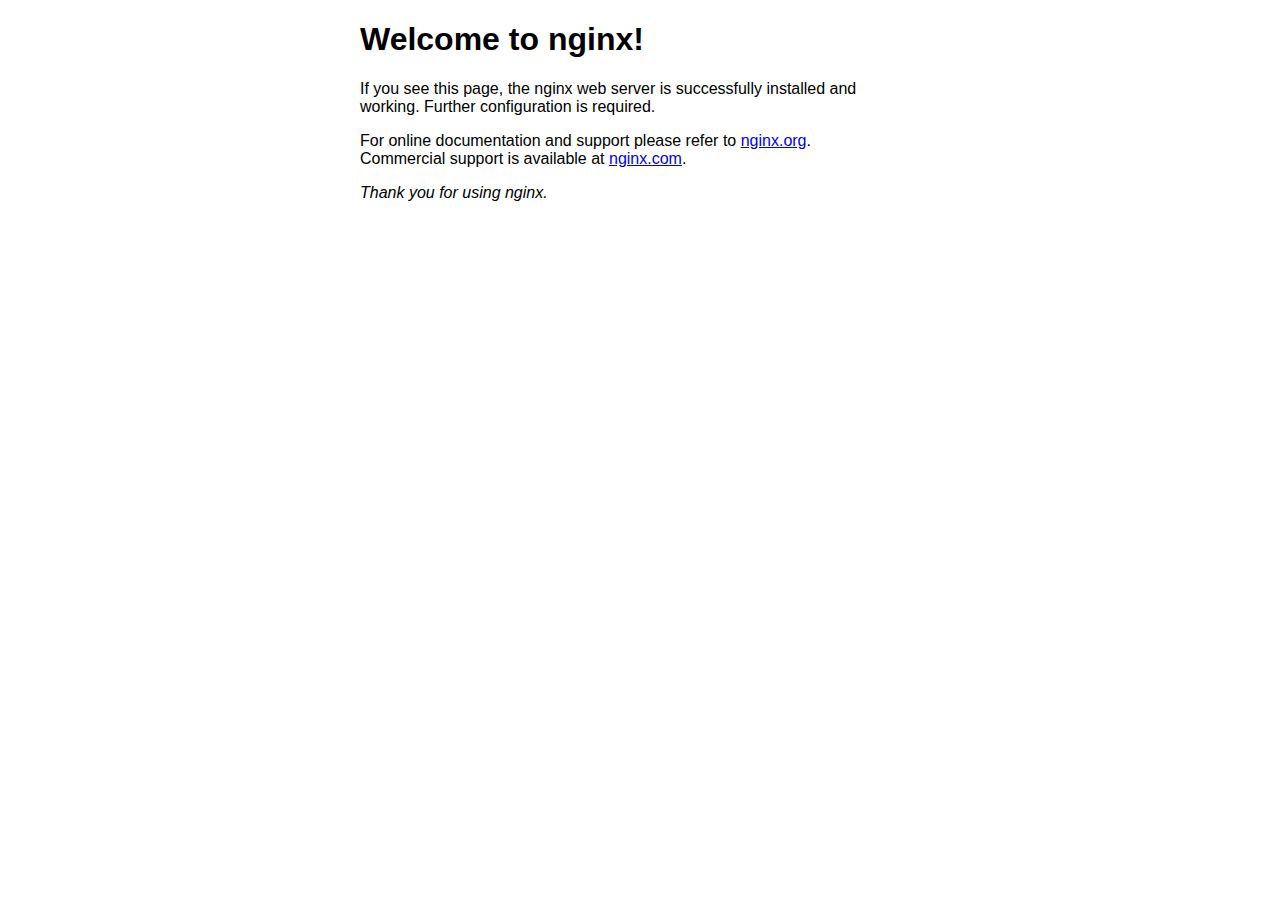
<file: documents/index.nginx-debian.html>
<!DOCTYPE html>
<html>
<head>
<title>Welcome to nginx!</title>
<style>
    body {
        width: 35em;
        margin: 0 auto;
        font-family: Tahoma, Verdana, Arial, sans-serif;
    }
</style>
</head>
<body>
<h1>Welcome to nginx!</h1>
<p>If you see this page, the nginx web server is successfully installed and
working. Further configuration is required.</p>

<p>For online documentation and support please refer to
<a href="http://nginx.org/">nginx.org</a>.<br/>
Commercial support is available at
<a href="http://nginx.com/">nginx.com</a>.</p>

<p><em>Thank you for using nginx.</em></p>
</body>
</html>
</file>
<file: CaseStudy.css>
@font-face {
    font-family: "Chromatica";
    src: url("typeface/ChromaticaTrial-Regular.otf");
}

body {
    background-color: #FAFAFA;
    font-family: 'Chromatica';
    line-height: 1;
}

img {
    max-width: 100%;
}
        
::selection {
    background: #CDEBC2;
}

h1, h2, h5 {
    color: #000000;
    text-align: start;
    font-weight: 500;
    width: 56%
}

li {
    color: #000000;
    text-align: left;
    font-weight: 400;
    font-size: 18px;
    line-height: 30px;
    margin: 0px 0px 16px;
    letter-spacing: 0.1px;
    width: 52%;
    opacity: 0.4;
}

hr {
    width: 56%;
}

.project-thumbnails {
    align-items: center;
    display: flex;
    gap: 4%;
    justify-content: center;
    padding: 48px 0px 24px;
    width: 96%;
}   

#mobile {
    display: none !important;
}

#subtext {
    color: #000000;
    display: inline-block;
    font-size: 18px;
    font-weight: 400;
    letter-spacing: 0.1px;
    line-height: 30px;
    text-align: start;
    width: 56%;
    opacity: 0.4;
}

@media screen and (max-width: 800px) {
    #desktop {
        display: none !important;
    }

    #mobile {
        display: block !important;
    }

    #subtext {
        width: 96%;
    }

    h1, h2, h5 {
        width: 96%;
    }

    li, ol, hr {
        width: 91%;
    }
}
</file>
<file: responsive.css>
@media screen and (max-width: 800px) {
    #arrow-icon {
        display: block;
        margin-top: 3em;
    }

    #ABOUT {
        display: none !important;
    }

    #home-img {
        display: none;
    }
                
    #sidebar-nav {
        display: none;
    }
 
    #intro-img {
        display: none;
    }
                
    #mobile-intro {
        display: block;
        margin-bottom: 2em;
        margin-top: 2em;
    }

    .philosophy-grid {
        display: none !important;
    }

    .desktop-project-card {
        display: none;
    }

    .project-cards-mobile {
        margin-bottom: 1em;
        margin-top: 6.5em;
    }
        
    .project-cards-desktop {
        display: none !important;
    }

    footer {
        
    }                                
}

@media screen and (min-width: 801px) {
    #arrow-icon {
        display: none;
    }

    #google-docs-icon {
        //display: none;
    }

    /*#cv-icon {
        display: none;
    }*/

    #mobile-home-img {
        display: none;
    }

    #mobile-intro {
        display: none;
    }

    .info-cards-container-mobile {
        display: none;
    }

    .mobile-project-card {
        display: none;
    }

    div.project-cards-mobile {
        display: none !important;
    }

    div.project-cards-desktop {
        margin-bottom: 16px;
        margin-top: 6.5em;
    }

    footer {
       
    }
}

@media (orientation: landscape) {
    #rotate-alert {
        display: none !important;
    }
}

@media (orientation: portrait) {
    
}
</file>
